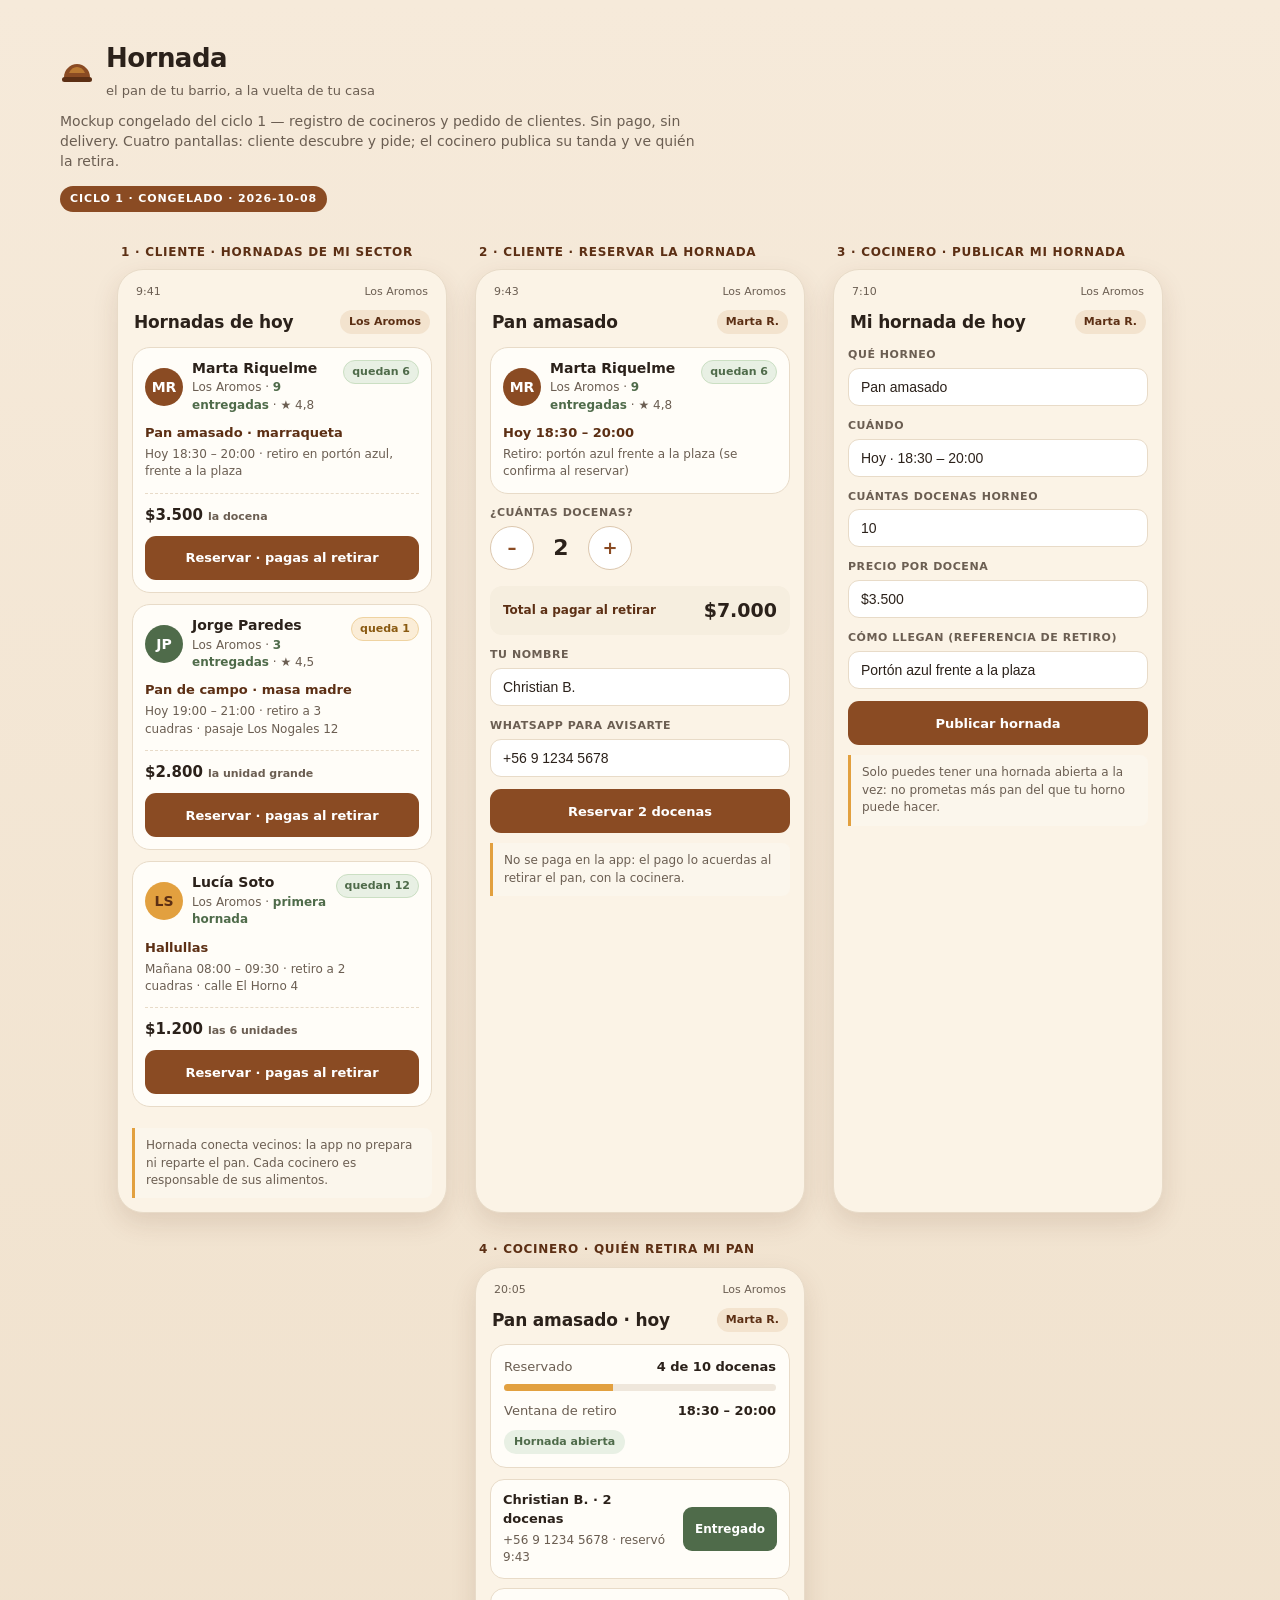
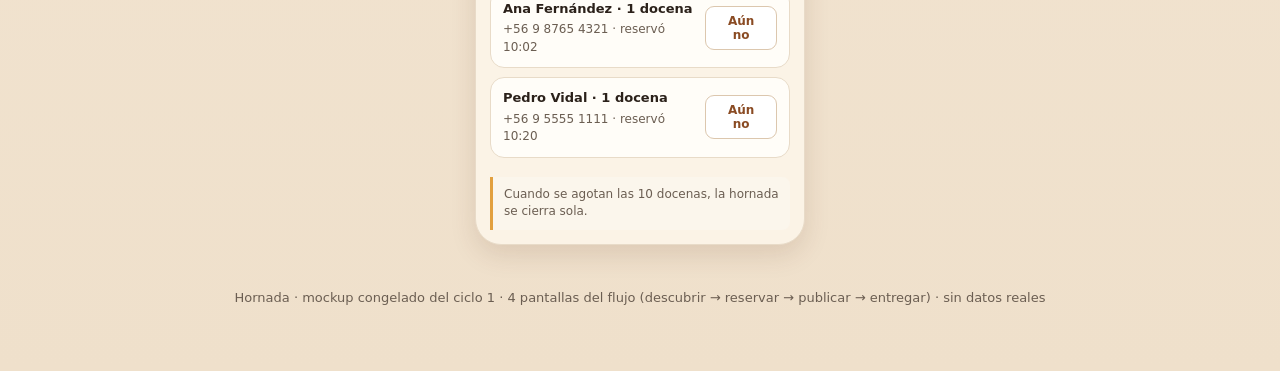
<file: docs/mockup/public/index.html>
<!doctype html>
<html lang="es">
<head>
<meta charset="utf-8">
<meta name="viewport" content="width=device-width, initial-scale=1">
<title>Hornada · mockup congelado (ciclo 1)</title>
<style>
  :root{
    --masa:#FBF3E6;
    --corteza:#8A4B23;
    --corteza-osc:#5C2F14;
    --miga:#FFFDF8;
    --miel:#E2A03F;
    --salvia:#4F6B4A;
    --tinta:#2B211A;
    --gris:#6B5E52;
    --linea:#E8DBC8;
    --aviso-bg:#FBF6EC;
  }
  *{box-sizing:border-box}
  body{
    margin:0;padding:40px 24px 64px;
    background:linear-gradient(180deg,#F6EADA 0%,#EFE0CB 100%);
    font:16px/1.45 -apple-system,BlinkMacSystemFont,"Segoe UI",Inter,system-ui,sans-serif;
    color:var(--tinta);
  }
  header{max-width:1160px;margin:0 auto 32px}
  .brand{display:flex;align-items:center;gap:12px;margin-bottom:6px}
  .brand svg{display:block}
  .brand h1{font-size:26px;margin:0;letter-spacing:-.02em}
  .brand span{color:var(--gris);font-size:13px}
  header p{margin:10px 0 0;color:var(--gris);font-size:14px;max-width:72ch}
  .frozen{
    display:inline-block;margin-top:14px;padding:5px 10px;border-radius:999px;
    background:var(--corteza);color:#fff;font-size:11px;font-weight:700;
    letter-spacing:.08em;text-transform:uppercase;
  }
  .flow{
    display:flex;flex-wrap:wrap;gap:28px;justify-content:center;align-items:stretch;
    max-width:1240px;margin:0 auto;
  }
  .frame{width:330px;flex:0 0 auto;display:flex;flex-direction:column}
  .frame > .label{
    font-size:12px;font-weight:700;letter-spacing:.06em;text-transform:uppercase;
    color:var(--corteza-osc);margin:0 0 8px 4px;
  }
  .phone{
    background:var(--masa);border:1px solid var(--linea);border-radius:26px;
    padding:14px;box-shadow:0 10px 26px rgba(92,47,20,.13);
    height:100%;display:flex;flex-direction:column;
  }
  .status{
    display:flex;justify-content:space-between;align-items:center;
    font-size:11px;color:var(--gris);padding:0 4px 10px;
  }
  .topbar{
    display:flex;align-items:center;justify-content:space-between;gap:8px;
    padding:0 2px 12px;
  }
  .topbar h2{font-size:17px;margin:0;letter-spacing:-.01em}
  .sector{
    font-size:11px;color:var(--corteza-osc);background:#F3E3CE;border-radius:999px;
    padding:4px 9px;font-weight:700;white-space:nowrap;
  }

  /* ---- tarjeta de hornada (cliente) ---- */
  .card{
    background:var(--miga);border:1px solid var(--linea);border-radius:18px;
    padding:12px;margin-bottom:11px;position:relative;
    display:flex;flex-direction:column;
  }
  .card__head{display:flex;align-items:flex-start;justify-content:space-between;gap:8px}
  .card__quien{display:flex;align-items:center;gap:9px;min-width:0}
  .avatar{
    width:38px;height:38px;border-radius:50%;flex:0 0 auto;
    display:flex;align-items:center;justify-content:center;
    font-weight:800;font-size:14px;color:#fff;background:var(--corteza);
  }
  .avatar.a2{background:var(--salvia)}
  .avatar.a3{background:var(--miel);color:var(--corteza-osc)}
  .quien__nombre{font-weight:700;font-size:14px;line-height:1.2}
  .quien__meta{font-size:12px;color:var(--gris);margin-top:3px}
  .quien__meta b{color:var(--salvia)}
  .cupo{
    align-self:flex-start;background:#E8F0E4;color:var(--salvia);
    border:1px solid #CBDFC3;border-radius:999px;padding:3px 8px;
    font-size:11px;font-weight:800;white-space:nowrap;
  }
  .cupo.poco{background:#FBEDD7;color:#8A5A11;border-color:#EFD3A1}
  .card__pan{font-size:13px;color:var(--corteza-osc);font-weight:700;margin-top:10px}
  .card__cuando{font-size:12px;color:var(--gris);margin-top:3px}
  .card__pie{
    display:flex;flex-direction:column;gap:9px;
    margin-top:12px;padding-top:11px;border-top:1px dashed var(--linea);
  }
  .precio{display:flex;align-items:baseline;gap:5px;min-height:22px}
  .precio b{font-size:15px;font-weight:800}
  .precio small{font-size:11px;color:var(--gris);font-weight:600}
  .cta{
    display:block;width:100%;border:none;border-radius:11px;
    min-height:44px;padding:11px 14px;
    background:var(--corteza);color:#fff;font-size:13px;font-weight:700;
    font-family:inherit;
  }
  .cta.agotado{background:#EFE7DC;color:#8A7B6C}

  /* ---- formularios ---- */
  .campo{margin-bottom:12px}
  .campo label{display:block;font-size:11px;font-weight:700;color:var(--gris);
    text-transform:uppercase;letter-spacing:.05em;margin-bottom:5px}
  .input{
    width:100%;background:#fff;border:1px solid var(--linea);border-radius:11px;
    padding:10px 12px;font-size:14px;color:var(--tinta);
  }
  .stepper{display:flex;align-items:center;gap:10px}
  .stepper button{
    width:44px;height:44px;border-radius:50%;border:1.5px solid #DCC7AE;background:#fff;
    color:var(--corteza);font-size:18px;font-weight:800;line-height:1;font-family:inherit;
  }
  .stepper .unidades{font-size:22px;font-weight:800;min-width:34px;text-align:center}
  .total{
    display:flex;justify-content:space-between;align-items:center;
    background:#F6EEDF;border-radius:12px;padding:11px 13px;margin:4px 0 12px;
  }
  .total span{font-size:12px;color:var(--corteza-osc);font-weight:700}
  .total b{font-size:19px}
  .aviso{
    font-size:12px;color:var(--gris);line-height:1.45;background:var(--aviso-bg);
    border-left:3px solid var(--miel);border-radius:0 8px 8px 0;padding:9px 11px;
    margin-top:10px;
  }

  /* ---- estado del pedido ---- */
  .estado{
    background:var(--miga);border:1px solid var(--linea);border-radius:16px;
    padding:13px;margin-bottom:11px;
  }
  .estado__fila{display:flex;justify-content:space-between;font-size:13px;margin-bottom:7px}
  .estado__fila span{color:var(--gris)}
  .estado__fila b{font-weight:700}
  .pin{
    display:inline-flex;align-items:center;gap:6px;background:#E8F0E4;color:var(--salvia);
    border-radius:999px;padding:4px 10px;font-size:11px;font-weight:800;
  }
  .prog{height:7px;border-radius:99px;background:#EFE7DC;overflow:hidden;margin-top:7px}
  .prog i{display:block;height:100%;background:var(--miel);width:40%}

  /* ---- pedidos (cocinero) ---- */
  .pedido{
    display:flex;justify-content:space-between;align-items:center;gap:8px;
    background:var(--miga);border:1px solid var(--linea);border-radius:14px;
    padding:11px 12px;margin-bottom:9px;
  }
  .pedido__n{font-size:13px;font-weight:700}
  .pedido__d{font-size:12px;color:var(--gris);margin-top:3px}
  .chico{border-radius:9px;min-height:44px;padding:0 12px;font-size:12px;font-weight:700;border:none;font-family:inherit}
  .chico.si{background:var(--salvia);color:#fff}
  .chico.no{background:#fff;color:var(--corteza);border:1.5px solid #DCC7AE}
  .pie{
    max-width:900px;margin:44px auto 0;color:var(--gris);font-size:13px;text-align:center;
  }
</style>
</head>
<body>
<header>
  <div class="brand">
    <svg width="34" height="34" viewBox="0 0 34 34" aria-hidden="true">
      <path d="M4 24c0-7 6-13 13-13s13 6 13 13z" fill="#8A4B23"/>
      <path d="M9 20c1.5-4 4.5-6 8-6s6.5 2 8 6z" fill="#E2A03F" opacity=".55"/>
      <rect x="2" y="24" width="30" height="5" rx="2.5" fill="#5C2F14"/>
    </svg>
    <div>
      <h1>Hornada</h1>
      <span>el pan de tu barrio, a la vuelta de tu casa</span>
    </div>
  </div>
  <p>Mockup congelado del ciclo 1 — registro de cocineros y pedido de clientes. Sin pago,
  sin delivery. Cuatro pantallas: cliente descubre y pide; el cocinero publica su tanda y
  ve quién la retira.</p>
  <span class="frozen">Ciclo 1 · congelado · 2026-10-08</span>
</header>

<div class="flow">

  <!-- ============ 1. CLIENTE · DESCUBRIR ============ -->
  <div class="frame">
    <p class="label">1 · Cliente · hornadas de mi sector</p>
    <div class="phone">
      <div class="status"><span>9:41</span><span>Los Aromos</span></div>
      <div class="topbar">
        <h2>Hornadas de hoy</h2>
        <span class="sector">Los Aromos</span>
      </div>

      <div class="card" id="card-1">
        <div class="card__head">
          <div class="card__quien">
            <div class="avatar">MR</div>
            <div>
              <div class="quien__nombre">Marta Riquelme</div>
              <div class="quien__meta">Los Aromos · <b>9 entregadas</b> · ★ 4,8</div>
            </div>
          </div>
          <span class="cupo">quedan 6</span>
        </div>
        <div class="card__pan">Pan amasado · marraqueta</div>
        <div class="card__cuando">Hoy 18:30 – 20:00 · retiro en portón azul, frente a la&nbsp;plaza</div>
        <div class="card__pie">
          <div class="precio"><b>$3.500</b> <small>la docena</small></div>
          <button class="cta">Reservar · pagas al retirar</button>
        </div>
      </div>

      <div class="card" id="card-2">
        <div class="card__head">
          <div class="card__quien">
            <div class="avatar a2">JP</div>
            <div>
              <div class="quien__nombre">Jorge Paredes</div>
              <div class="quien__meta">Los Aromos · <b>3 entregadas</b> · ★ 4,5</div>
            </div>
          </div>
          <span class="cupo poco">queda 1</span>
        </div>
        <div class="card__pan">Pan de campo · masa madre</div>
        <div class="card__cuando">Hoy 19:00 – 21:00 · retiro a 3 cuadras&nbsp;·&nbsp;pasaje Los&nbsp;Nogales&nbsp;12</div>
        <div class="card__pie">
          <div class="precio"><b>$2.800</b> <small>la unidad grande</small></div>
          <button class="cta">Reservar · pagas al retirar</button>
        </div>
      </div>

      <div class="card" id="card-3">
        <div class="card__head">
          <div class="card__quien">
            <div class="avatar a3">LS</div>
            <div>
              <div class="quien__nombre">Lucía Soto</div>
              <div class="quien__meta">Los Aromos · <b>primera hornada</b></div>
            </div>
          </div>
          <span class="cupo">quedan 12</span>
        </div>
        <div class="card__pan">Hallullas</div>
        <div class="card__cuando">Mañana 08:00 – 09:30 · retiro a 2 cuadras&nbsp;·&nbsp;calle El&nbsp;Horno&nbsp;4</div>
        <div class="card__pie">
          <div class="precio"><b>$1.200</b> <small>las 6 unidades</small></div>
          <button class="cta">Reservar · pagas al retirar</button>
        </div>
      </div>

      <div class="aviso">Hornada conecta vecinos: la app no prepara ni reparte el pan.
      Cada cocinero es responsable de sus alimentos.</div>
    </div>
  </div>

  <!-- ============ 2. CLIENTE · PEDIR ============ -->
  <div class="frame">
    <p class="label">2 · Cliente · reservar la hornada</p>
    <div class="phone">
      <div class="status"><span>9:43</span><span>Los Aromos</span></div>
      <div class="topbar">
        <h2>Pan amasado</h2>
        <span class="sector">Marta R.</span>
      </div>

      <div class="card" id="card-detalle">
        <div class="card__head">
          <div class="card__quien">
            <div class="avatar">MR</div>
            <div>
              <div class="quien__nombre">Marta Riquelme</div>
              <div class="quien__meta">Los Aromos · <b>9 entregadas</b> · ★ 4,8</div>
            </div>
          </div>
          <span class="cupo">quedan 6</span>
        </div>
        <div class="card__pan">Hoy 18:30 – 20:00</div>
        <div class="card__cuando">Retiro: portón azul frente a la plaza (se confirma al reservar)</div>
      </div>

      <div class="campo">
        <label for="unidades">¿Cuántas docenas?</label>
        <div class="stepper">
          <button type="button" aria-label="menos">–</button>
          <span class="unidades" id="unidades">2</span>
          <button type="button" aria-label="más">+</button>
        </div>
      </div>

      <div class="total">
        <span>Total a pagar al retirar</span>
        <b id="total">$7.000</b>
      </div>

      <div class="campo">
        <label for="nombre">Tu nombre</label>
        <input class="input" id="nombre" value="Christian B.">
      </div>
      <div class="campo">
        <label for="contacto">WhatsApp para avisarte</label>
        <input class="input" id="contacto" value="+56 9 1234 5678">
      </div>

      <button class="cta">Reservar 2 docenas</button>
      <div class="aviso">No se paga en la app: el pago lo acuerdas al retirar el pan, con
      la cocinera.</div>
    </div>
  </div>

  <!-- ============ 3. COCINERO · PUBLICAR ============ -->
  <div class="frame">
    <p class="label">3 · Cocinero · publicar mi hornada</p>
    <div class="phone">
      <div class="status"><span>7:10</span><span>Los Aromos</span></div>
      <div class="topbar">
        <h2>Mi hornada de hoy</h2>
        <span class="sector">Marta R.</span>
      </div>

      <div class="campo">
        <label for="que">Qué horneo</label>
        <input class="input" id="que" value="Pan amasado">
      </div>
      <div class="campo">
        <label for="fecha">Cuándo</label>
        <input class="input" id="fecha" value="Hoy · 18:30 – 20:00">
      </div>
      <div class="campo">
        <label for="cupo">Cuántas docenas horneo</label>
        <input class="input" id="cupo" value="10">
      </div>
      <div class="campo">
        <label for="precio">Precio por docena</label>
        <input class="input" id="precio" value="$3.500">
      </div>
      <div class="campo">
        <label for="punto">Cómo llegan (referencia de retiro)</label>
        <input class="input" id="punto" value="Portón azul frente a la plaza">
      </div>

      <button class="cta">Publicar hornada</button>
      <div class="aviso">Solo puedes tener una hornada abierta a la vez: no prometas más
      pan del que tu horno puede hacer.</div>
    </div>
  </div>

  <!-- ============ 4. COCINERO · PEDIDOS ============ -->
  <div class="frame">
    <p class="label">4 · Cocinero · quién retira mi pan</p>
    <div class="phone">
      <div class="status"><span>20:05</span><span>Los Aromos</span></div>
      <div class="topbar">
        <h2>Pan amasado · hoy</h2>
        <span class="sector">Marta R.</span>
      </div>

      <div class="estado">
        <div class="estado__fila"><span>Reservado</span><b>4 de 10 docenas</b></div>
        <div class="prog"><i></i></div>
        <div class="estado__fila" style="margin-top:11px">
          <span>Ventana de retiro</span><b>18:30 – 20:00</b>
        </div>
        <span class="pin">Hornada abierta</span>
      </div>

      <div class="pedido">
        <div>
          <div class="pedido__n">Christian B. · 2 docenas</div>
          <div class="pedido__d">+56 9 1234 5678 · reservó 9:43</div>
        </div>
        <button class="chico si">Entregado</button>
      </div>
      <div class="pedido">
        <div>
          <div class="pedido__n">Ana Fernández · 1 docena</div>
          <div class="pedido__d">+56 9 8765 4321 · reservó 10:02</div>
        </div>
        <button class="chico no">Aún no</button>
      </div>
      <div class="pedido">
        <div>
          <div class="pedido__n">Pedro Vidal · 1 docena</div>
          <div class="pedido__d">+56 9 5555 1111 · reservó 10:20</div>
        </div>
        <button class="chico no">Aún no</button>
      </div>

      <div class="aviso">Cuando se agotan las 10 docenas, la hornada se cierra sola.</div>
    </div>
  </div>

</div>

<p class="pie">Hornada · mockup congelado del ciclo 1 · 4 pantallas del flujo
(descubrir → reservar → publicar → entregar) · sin datos reales</p>
</body>
</html>
</file>
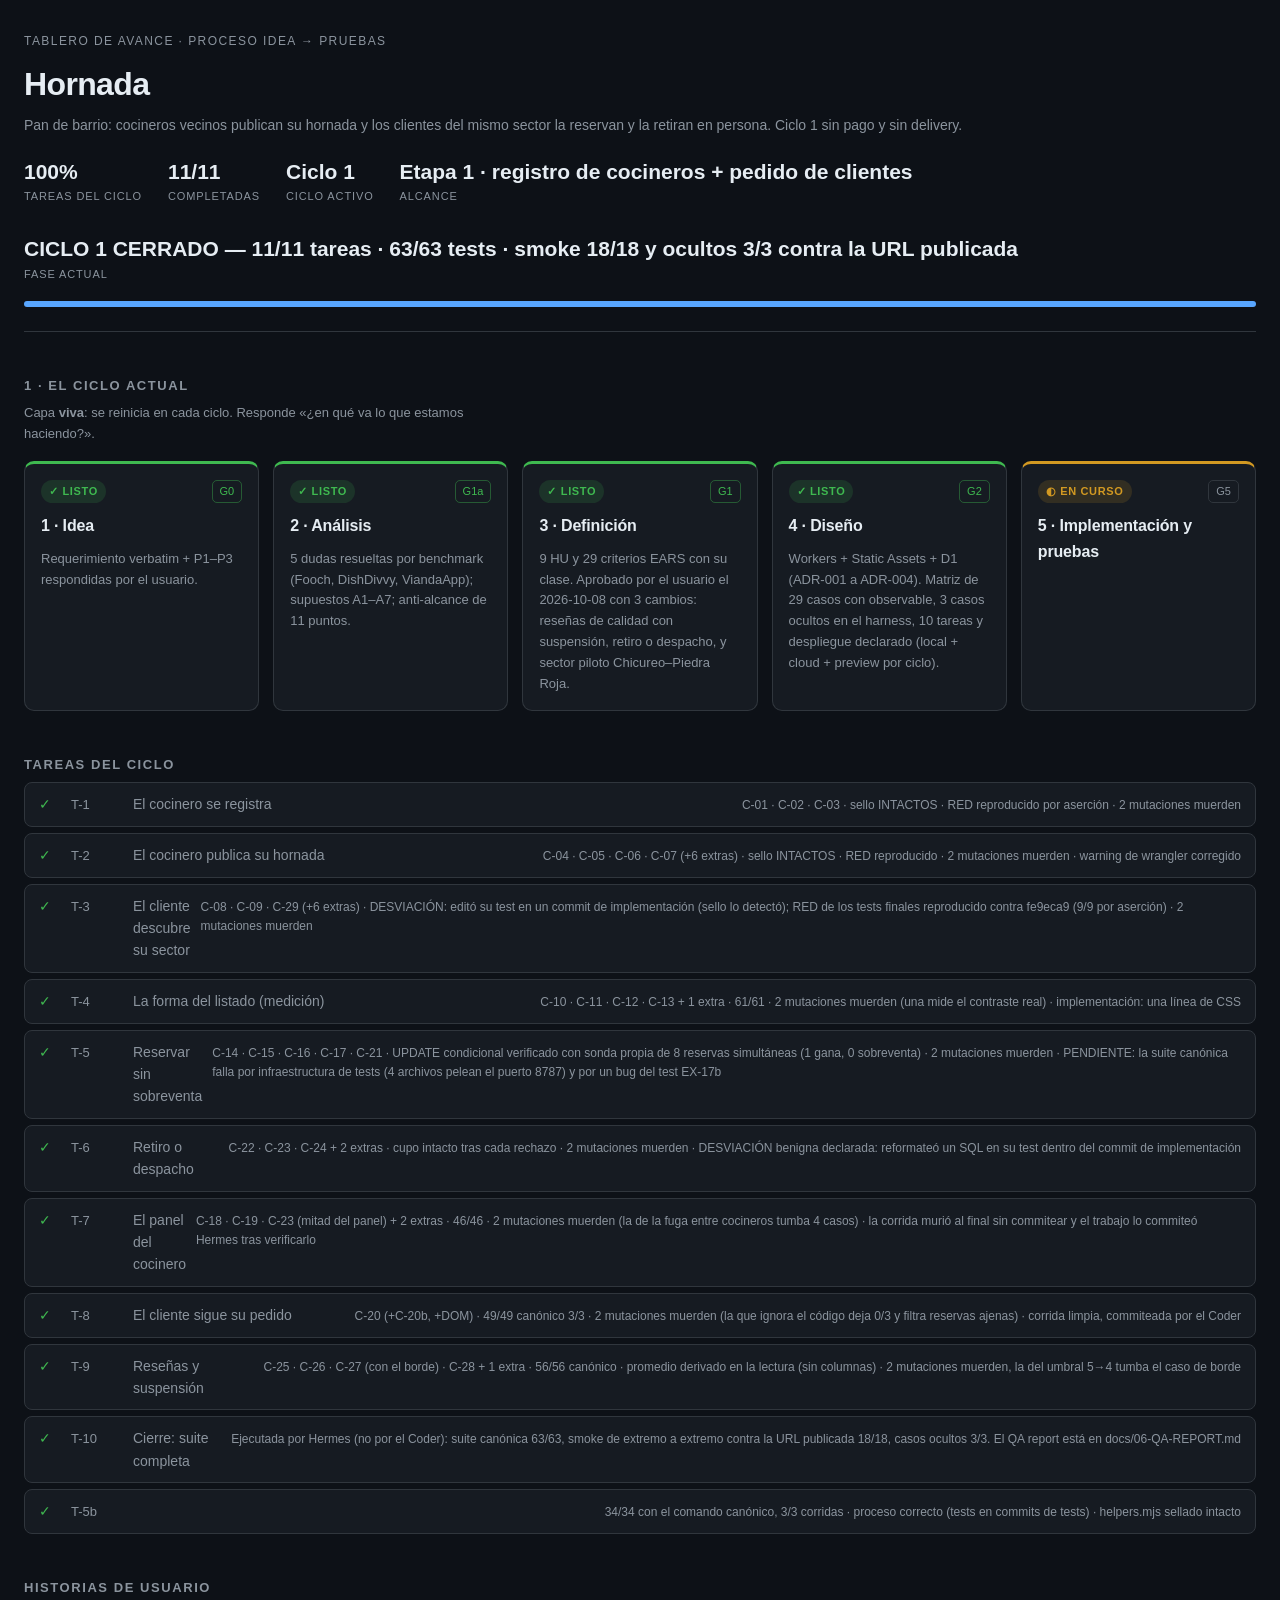
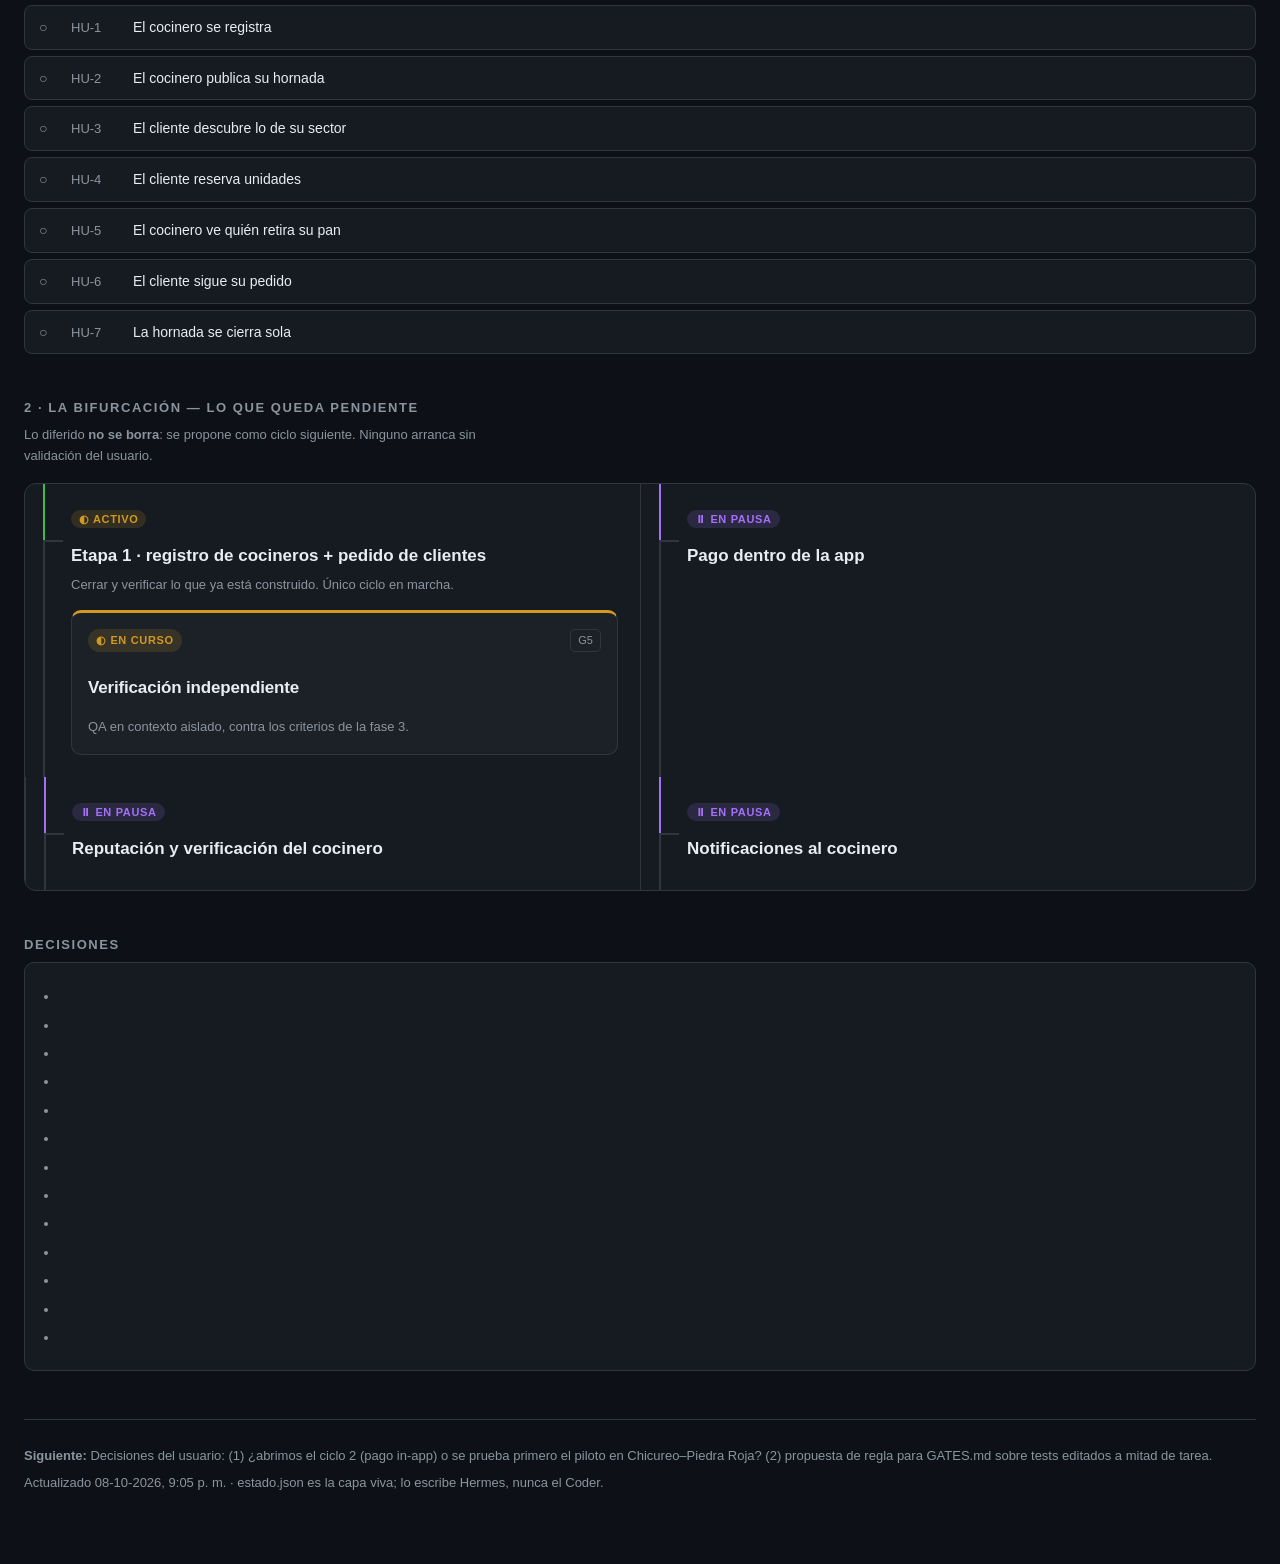
<file: progreso.html>
<!DOCTYPE html>
<html lang="es">
<head>
<meta charset="utf-8">
<meta name="viewport" content="width=device-width, initial-scale=1">
<title>Avance · Hornada</title>
<style>
  :root{
    --bg:#0d1117; --surface:#161b22; --surface2:#1c2128; --border:#30363d;
    --text:#e6edf3; --muted:#8b949e; --accent:#58a6ff;
    --ok:#3fb950; --run:#d29922; --wait:#6e7681; --def:#a371f7; --blk:#f85149; --prop:#58a6ff;
  }
  *{box-sizing:border-box}
  body{margin:0; background:var(--bg); color:var(--text);
    font:15px/1.6 -apple-system,BlinkMacSystemFont,"Segoe UI",Roboto,Helvetica,Arial,sans-serif;}
  .wrap{max-width:1280px; margin:0 auto; padding:32px 24px 64px}
  header.top{border-bottom:1px solid var(--border); padding-bottom:24px; margin-bottom:32px}
  .eyebrow{color:var(--muted); font-size:12px; letter-spacing:.12em; text-transform:uppercase}
  h1{margin:8px 0 4px; font-size:32px; letter-spacing:-.02em}
  .sub{color:var(--muted); font-size:14px; margin:0}
  .meta{margin-top:18px; display:flex; flex-wrap:wrap; gap:26px; align-items:center}
  .kpi{display:flex; flex-direction:column}
  .kpi b{font-size:21px; font-weight:600}
  .kpi span{color:var(--muted); font-size:11px; text-transform:uppercase; letter-spacing:.08em}
  .barra{height:6px; background:var(--surface2); border-radius:99px; overflow:hidden; margin-top:18px}
  .barra i{display:block; height:100%; background:var(--accent); width:100%}
  h2{font-size:13px; letter-spacing:.12em; text-transform:uppercase; color:var(--muted);
     margin:44px 0 6px; font-weight:600}
  .h2sub{color:var(--muted); font-size:13px; margin:0 0 16px; max-width:70ch}
  .fases{display:grid; grid-template-columns:repeat(5,1fr); gap:14px}
  @media(max-width:1000px){.fases{grid-template-columns:repeat(2,1fr)}}
  @media(max-width:620px){.fases{grid-template-columns:1fr}}
  .fase{background:var(--surface); border:1px solid var(--border); border-radius:10px;
        padding:16px; display:flex; flex-direction:column; gap:10px}
  .fase.ok{border-top:3px solid var(--ok)} .fase.run{border-top:3px solid var(--run)}
  .fase.wait{border-top:3px solid var(--wait)} .fase.def{border-top:3px solid var(--def)}
  .fase.blk{border-top:3px solid var(--blk)}
  .fase header{display:flex; justify-content:space-between; align-items:center; gap:8px}
  .fase h3{margin:0; font-size:16px; letter-spacing:-.01em}
  .resumen{margin:0; color:var(--muted); font-size:13px}
  .puntos{margin:0; padding-left:18px; color:var(--muted); font-size:13px}
  .puntos li{margin:4px 0}
  .chip{font-size:11px; font-weight:600; padding:3px 8px; border-radius:99px;
        text-transform:uppercase; letter-spacing:.06em; white-space:nowrap}
  .chip.ok{background:rgba(63,185,80,.15); color:var(--ok)}
  .chip.run{background:rgba(210,153,34,.15); color:var(--run)}
  .chip.wait{background:rgba(110,118,129,.15); color:var(--wait)}
  .chip.def{background:rgba(163,113,247,.15); color:var(--def)}
  .chip.blk{background:rgba(248,81,73,.15); color:var(--blk)}
  .chip.prop{background:rgba(88,166,255,.15); color:var(--prop)}
  .gate{font-size:11px; color:var(--muted); border:1px solid var(--border); padding:2px 7px; border-radius:5px}
  .gate-ok{color:var(--ok); border-color:rgba(63,185,80,.4)}

  .fork{display:grid; grid-template-columns:1fr 1fr; gap:0; align-items:stretch;
        border:1px solid var(--border); border-radius:12px; overflow:hidden; background:var(--surface)}
  @media(max-width:820px){.fork{grid-template-columns:1fr}}
  .rama{position:relative; padding:22px 22px 22px 46px}
  .rama + .rama{border-left:1px solid var(--border)}
  @media(max-width:820px){.rama + .rama{border-left:none; border-top:1px solid var(--border)}}
  .rama::before{content:''; position:absolute; left:18px; top:0; bottom:0; width:2px; background:var(--border)}
  .rama::after{content:''; position:absolute; left:18px; top:56px; width:20px; height:2px; background:var(--border)}
  .rama.activa::before{background:linear-gradient(var(--ok) 56px, var(--border) 56px)}
  .rama.pausa::before{background:linear-gradient(var(--def) 56px, var(--border) 56px)}
  .rama h3{margin:12px 0 6px; font-size:17px}
  .tamano{font-size:11px; color:var(--muted); border:1px solid var(--border);
          padding:2px 7px; border-radius:5px; margin-left:6px}
  .validacion{margin:12px 0 0; font-size:12px; color:var(--prop)}

  table{width:100%; border-collapse:collapse; font-size:13px}
  th{text-align:left; color:var(--muted); font-weight:600; font-size:11px;
     text-transform:uppercase; letter-spacing:.08em; padding:8px 10px;
     border-bottom:1px solid var(--border)}
  td{padding:10px; border-bottom:1px solid var(--surface2); vertical-align:top}
  td.num{font-variant-numeric:tabular-nums; color:var(--muted); white-space:nowrap}
  td.nota{color:var(--muted)}
  code{font:12px ui-monospace,SFMono-Regular,Menlo,monospace; color:var(--accent);
       background:var(--surface2); padding:2px 6px; border-radius:4px; white-space:nowrap}

  ul.lista{list-style:none; margin:0; padding:0; display:grid; gap:6px}
  ul.lista li{display:grid; grid-template-columns:22px 52px 1fr auto; gap:10px;
              align-items:baseline; background:var(--surface); border:1px solid var(--border);
              border-radius:8px; padding:10px 14px; font-size:14px}
  @media(max-width:620px){ul.lista li{grid-template-columns:22px 1fr; gap:6px}}
  .tk-estado{color:var(--muted)}
  li.ok .tk-estado{color:var(--ok)} li.run .tk-estado{color:var(--run)}
  li.def .tk-estado{color:var(--def)} li.blk .tk-estado{color:var(--blk)}
  .tk-id{color:var(--muted); font-variant-numeric:tabular-nums; font-size:13px}
  li.ok .tk-titulo{color:var(--muted)}
  .tk-nota{color:var(--muted); font-size:12px}
  @media(max-width:620px){.tk-nota{grid-column:2}}
  .caja{background:var(--surface); border:1px solid var(--border); border-radius:10px; padding:16px}
  .caja ul{margin:0; padding-left:18px; color:var(--muted); font-size:14px}
  .caja li{margin:6px 0}
  .caja li strong{color:var(--text)}
  footer{margin-top:48px; padding-top:20px; border-top:1px solid var(--border);
         color:var(--muted); font-size:13px}
  footer p{margin:6px 0}
</style>
</head>
<body>
<div class="wrap">

  <header class="top">
    <div class="eyebrow">Tablero de avance · proceso idea → pruebas</div>
    <h1>Hornada</h1>
    <p class="sub">Pan de barrio: cocineros vecinos publican su hornada y los clientes del mismo sector la reservan y la retiran en persona. Ciclo 1 sin pago y sin delivery.</p>
    <div class="meta">
      <div class="kpi"><b>100%</b><span>Tareas del ciclo</span></div>
      <div class="kpi"><b>11/11</b><span>Completadas</span></div>
      <div class="kpi"><b>Ciclo 1</b><span>Ciclo activo</span></div>
      <div class="kpi"><b>Etapa 1 · registro de cocineros + pedido de clientes</b><span>Alcance</span></div>
      <div class="kpi"><b>CICLO 1 CERRADO — 11/11 tareas · 63/63 tests · smoke 18/18 y ocultos 3/3 contra la URL publicada</b><span>Fase actual</span></div>
    </div>
    <div class="barra"><i></i></div>
  </header>

  <h2>1 · El ciclo actual</h2>
  <p class="h2sub">Capa <strong>viva</strong>: se reinicia en cada ciclo. Responde «¿en qué va lo que estamos haciendo?».</p>
  <div class="fases">
    <section class="fase ok">
      <header><span class="chip ok">✓ Listo</span><span class="gate gate-ok">G0</span></header>
      <h3>1 · Idea</h3>
      <p class="resumen">Requerimiento verbatim + P1–P3 respondidas por el usuario.</p>
      
    </section>
    <section class="fase ok">
      <header><span class="chip ok">✓ Listo</span><span class="gate gate-ok">G1a</span></header>
      <h3>2 · Análisis</h3>
      <p class="resumen">5 dudas resueltas por benchmark (Fooch, DishDivvy, ViandaApp); supuestos A1–A7; anti-alcance de 11 puntos.</p>
      
    </section>
    <section class="fase ok">
      <header><span class="chip ok">✓ Listo</span><span class="gate gate-ok">G1</span></header>
      <h3>3 · Definición</h3>
      <p class="resumen">9 HU y 29 criterios EARS con su clase. Aprobado por el usuario el 2026-10-08 con 3 cambios: reseñas de calidad con suspensión, retiro o despacho, y sector piloto Chicureo–Piedra Roja.</p>
      
    </section>
    <section class="fase ok">
      <header><span class="chip ok">✓ Listo</span><span class="gate gate-ok">G2</span></header>
      <h3>4 · Diseño</h3>
      <p class="resumen">Workers + Static Assets + D1 (ADR-001 a ADR-004). Matriz de 29 casos con observable, 3 casos ocultos en el harness, 10 tareas y despliegue declarado (local + cloud + preview por ciclo).</p>
      
    </section>
    <section class="fase run">
      <header><span class="chip run">◐ En curso</span><span class="gate gate-wait">G5</span></header>
      <h3>5 · Implementación y pruebas</h3>
      
      
    </section></div>

  <h2>Tareas del ciclo</h2><ul class="lista"><li class="ok">
      <span class="tk-estado">✓</span>
      <span class="tk-id">T-1</span>
      <span class="tk-titulo">El cocinero se registra</span>
      <span class="tk-nota">C-01 · C-02 · C-03 · sello INTACTOS · RED reproducido por aserción · 2 mutaciones muerden</span>
    </li><li class="ok">
      <span class="tk-estado">✓</span>
      <span class="tk-id">T-2</span>
      <span class="tk-titulo">El cocinero publica su hornada</span>
      <span class="tk-nota">C-04 · C-05 · C-06 · C-07 (+6 extras) · sello INTACTOS · RED reproducido · 2 mutaciones muerden · warning de wrangler corregido</span>
    </li><li class="ok">
      <span class="tk-estado">✓</span>
      <span class="tk-id">T-3</span>
      <span class="tk-titulo">El cliente descubre su sector</span>
      <span class="tk-nota">C-08 · C-09 · C-29 (+6 extras) · DESVIACIÓN: editó su test en un commit de implementación (sello lo detectó); RED de los tests finales reproducido contra fe9eca9 (9/9 por aserción) · 2 mutaciones muerden</span>
    </li><li class="ok">
      <span class="tk-estado">✓</span>
      <span class="tk-id">T-4</span>
      <span class="tk-titulo">La forma del listado (medición)</span>
      <span class="tk-nota">C-10 · C-11 · C-12 · C-13 + 1 extra · 61/61 · 2 mutaciones muerden (una mide el contraste real) · implementación: una línea de CSS</span>
    </li><li class="ok">
      <span class="tk-estado">✓</span>
      <span class="tk-id">T-5</span>
      <span class="tk-titulo">Reservar sin sobreventa</span>
      <span class="tk-nota">C-14 · C-15 · C-16 · C-17 · C-21 · UPDATE condicional verificado con sonda propia de 8 reservas simultáneas (1 gana, 0 sobreventa) · 2 mutaciones muerden · PENDIENTE: la suite canónica falla por infraestructura de tests (4 archivos pelean el puerto 8787) y por un bug del test EX-17b</span>
    </li><li class="ok">
      <span class="tk-estado">✓</span>
      <span class="tk-id">T-6</span>
      <span class="tk-titulo">Retiro o despacho</span>
      <span class="tk-nota">C-22 · C-23 · C-24 + 2 extras · cupo intacto tras cada rechazo · 2 mutaciones muerden · DESVIACIÓN benigna declarada: reformateó un SQL en su test dentro del commit de implementación</span>
    </li><li class="ok">
      <span class="tk-estado">✓</span>
      <span class="tk-id">T-7</span>
      <span class="tk-titulo">El panel del cocinero</span>
      <span class="tk-nota">C-18 · C-19 · C-23 (mitad del panel) + 2 extras · 46/46 · 2 mutaciones muerden (la de la fuga entre cocineros tumba 4 casos) · la corrida murió al final sin commitear y el trabajo lo commiteó Hermes tras verificarlo</span>
    </li><li class="ok">
      <span class="tk-estado">✓</span>
      <span class="tk-id">T-8</span>
      <span class="tk-titulo">El cliente sigue su pedido</span>
      <span class="tk-nota">C-20 (+C-20b, +DOM) · 49/49 canónico 3/3 · 2 mutaciones muerden (la que ignora el código deja 0/3 y filtra reservas ajenas) · corrida limpia, commiteada por el Coder</span>
    </li><li class="ok">
      <span class="tk-estado">✓</span>
      <span class="tk-id">T-9</span>
      <span class="tk-titulo">Reseñas y suspensión</span>
      <span class="tk-nota">C-25 · C-26 · C-27 (con el borde) · C-28 + 1 extra · 56/56 canónico · promedio derivado en la lectura (sin columnas) · 2 mutaciones muerden, la del umbral 5→4 tumba el caso de borde</span>
    </li><li class="ok">
      <span class="tk-estado">✓</span>
      <span class="tk-id">T-10</span>
      <span class="tk-titulo">Cierre: suite completa</span>
      <span class="tk-nota">Ejecutada por Hermes (no por el Coder): suite canónica 63/63, smoke de extremo a extremo contra la URL publicada 18/18, casos ocultos 3/3. El QA report está en docs/06-QA-REPORT.md</span>
    </li><li class="ok">
      <span class="tk-estado">✓</span>
      <span class="tk-id">T-5b</span>
      <span class="tk-titulo"></span>
      <span class="tk-nota">34/34 con el comando canónico, 3/3 corridas · proceso correcto (tests en commits de tests) · helpers.mjs sellado intacto</span>
    </li></ul>
  <h2>Historias de usuario</h2><ul class="lista"><li class="wait">
      <span class="tk-estado">○</span>
      <span class="tk-id">HU-1</span>
      <span class="tk-titulo">El cocinero se registra</span>
    </li><li class="wait">
      <span class="tk-estado">○</span>
      <span class="tk-id">HU-2</span>
      <span class="tk-titulo">El cocinero publica su hornada</span>
    </li><li class="wait">
      <span class="tk-estado">○</span>
      <span class="tk-id">HU-3</span>
      <span class="tk-titulo">El cliente descubre lo de su sector</span>
    </li><li class="wait">
      <span class="tk-estado">○</span>
      <span class="tk-id">HU-4</span>
      <span class="tk-titulo">El cliente reserva unidades</span>
    </li><li class="wait">
      <span class="tk-estado">○</span>
      <span class="tk-id">HU-5</span>
      <span class="tk-titulo">El cocinero ve quién retira su pan</span>
    </li><li class="wait">
      <span class="tk-estado">○</span>
      <span class="tk-id">HU-6</span>
      <span class="tk-titulo">El cliente sigue su pedido</span>
    </li><li class="wait">
      <span class="tk-estado">○</span>
      <span class="tk-id">HU-7</span>
      <span class="tk-titulo">La hornada se cierra sola</span>
    </li></ul>

  
  <h2>2 · La bifurcación — lo que queda pendiente</h2>
  <p class="h2sub">Lo diferido <strong>no se borra</strong>: se propone como ciclo siguiente. Ninguno arranca sin validación del usuario.</p>
  <div class="fork">
    <div class="rama activa">
      <span class="chip run">◐ Activo</span>
      <h3>Etapa 1 · registro de cocineros + pedido de clientes</h3>
      <p class="resumen">Cerrar y verificar lo que ya está construido. Único ciclo en marcha.</p>
      <div class="fases" style="grid-template-columns:1fr; margin-top:14px">
        <section class="fase run" style="background:var(--surface2)">
          <header><span class="chip run">◐ En curso</span><span class="gate">G5</span></header>
          <h3>Verificación independiente</h3>
          <p class="resumen">QA en contexto aislado, contra los criterios de la fase 3.</p>
        </section>
      </div>
    </div>
    <div class="rama pausa">
        <span class="chip def">⏸ En pausa</span>
        
        <h3>Pago dentro de la app</h3>
        
        
        
      </div><div class="rama pausa">
        <span class="chip def">⏸ En pausa</span>
        
        <h3>Reputación y verificación del cocinero</h3>
        
        
        
      </div><div class="rama pausa">
        <span class="chip def">⏸ En pausa</span>
        
        <h3>Notificaciones al cocinero</h3>
        
        
        
      </div>
  </div>

  <h2>Decisiones</h2><div class="caja"><ul><li><strong></strong></li><li><strong></strong></li><li><strong></strong></li><li><strong></strong></li><li><strong></strong></li><li><strong></strong></li><li><strong></strong></li><li><strong></strong></li><li><strong></strong></li><li><strong></strong></li><li><strong></strong></li><li><strong></strong></li><li><strong></strong></li></ul></div>

  

  <footer>
    <p><strong>Siguiente:</strong> Decisiones del usuario: (1) ¿abrimos el ciclo 2 (pago in-app) o se prueba primero el piloto en Chicureo–Piedra Roja? (2) propuesta de regla para GATES.md sobre tests editados a mitad de tarea.</p>
    <p>Actualizado 08-10-2026, 9:05 p. m. · estado.json es la capa viva; lo escribe Hermes, nunca el Coder.</p>
  </footer>

</div>
</body>
</html>
</file>
